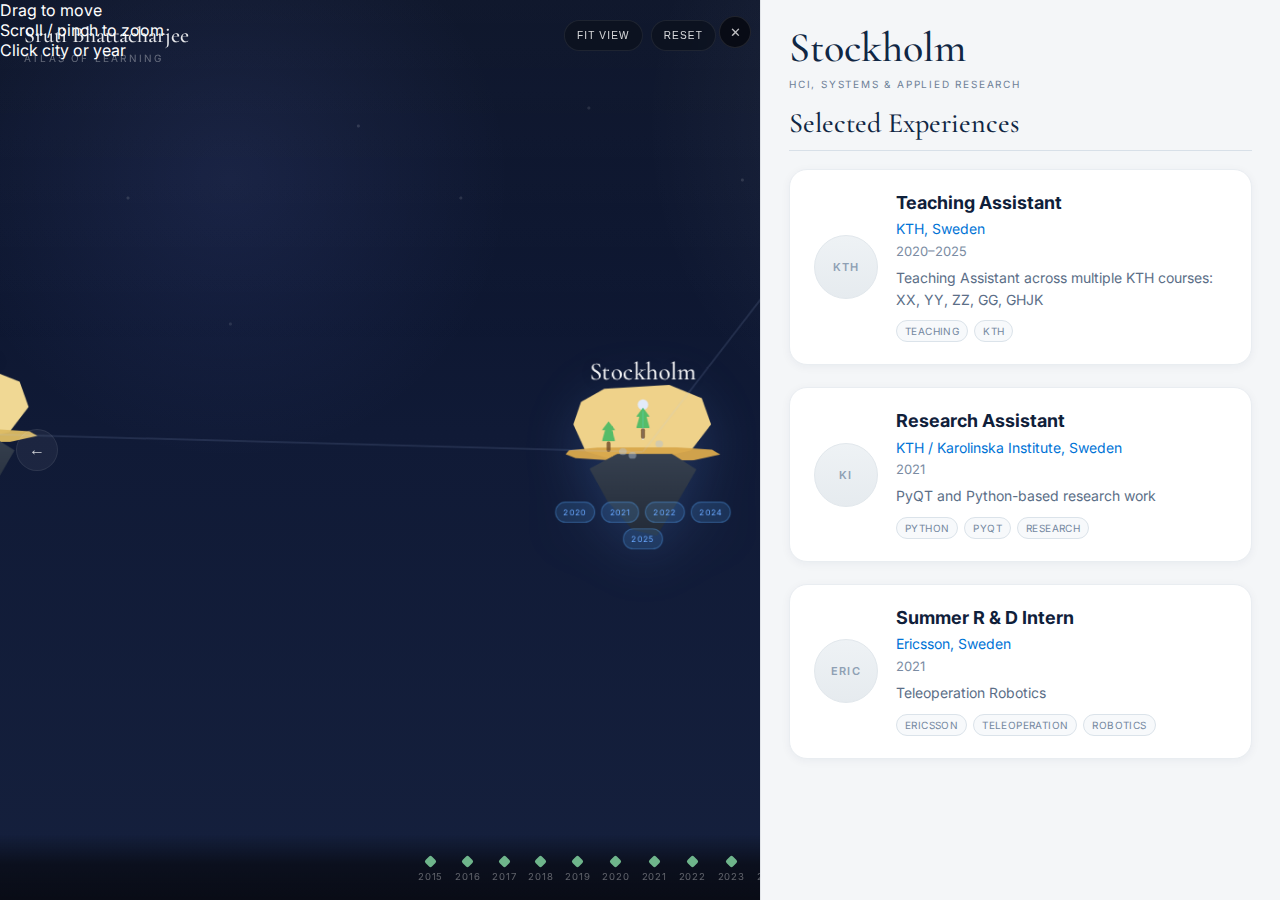
<file: journey_graph.html>
<!DOCTYPE html>
<html lang="en">
<head>
<meta charset="UTF-8" />
<meta name="viewport" content="width=device-width,initial-scale=1.0" />
<title>Sruti — Atlas of Learning</title>
<link href="https://fonts.googleapis.com/css2?family=Cormorant+Garamond:wght@300;400;500;600&family=Inter:wght@300;400;500;600;700&display=swap" rel="stylesheet">
<style>
  * { box-sizing: border-box; margin: 0; padding: 0; }

  html, body {
    width: 100%;
    height: 100%;
    overflow: hidden;
    font-family: Inter, system-ui, sans-serif;
    background: #0b1020;
    color: white;
  }

  :root{
    --line: rgba(255,255,255,.08);
    --blue: #6aa9ff;
  }

  body{
    background:
      radial-gradient(circle at 78% 14%, rgba(220,230,255,.18) 0, rgba(220,230,255,.05) 14%, transparent 28%),
      radial-gradient(circle at 18% 20%, rgba(120,140,255,.10) 0, transparent 22%),
      linear-gradient(180deg, #091127 0%, #101a36 48%, #15203d 100%);
  }

  /* very light sky */
  #sky{
    position: fixed;
    inset: 0;
    pointer-events: none;
    z-index: 0;
    background:
      radial-gradient(circle at 84% 16%, rgba(255,255,255,.14) 0 52px, rgba(200,215,255,.04) 53px, transparent 105px),
      radial-gradient(circle at 10% 22%, rgba(255,255,255,.12) 0 1px, transparent 2px),
      radial-gradient(circle at 18% 36%, rgba(255,255,255,.10) 0 1px, transparent 2px),
      radial-gradient(circle at 28% 14%, rgba(255,255,255,.13) 0 1px, transparent 2px),
      radial-gradient(circle at 36% 22%, rgba(255,255,255,.11) 0 1px, transparent 2px),
      radial-gradient(circle at 46% 12%, rgba(255,255,255,.10) 0 1px, transparent 2px),
      radial-gradient(circle at 58% 20%, rgba(255,255,255,.12) 0 1px, transparent 2px),
      radial-gradient(circle at 68% 10%, rgba(255,255,255,.10) 0 1px, transparent 2px),
      radial-gradient(circle at 88% 30%, rgba(255,255,255,.10) 0 1px, transparent 2px),
      linear-gradient(180deg, rgba(255,255,255,.03), transparent 40%);
  }

  #loading {
    position: fixed;
    inset: 0;
    z-index: 100;
    background: #0b1020;
    display: flex;
    align-items: center;
    justify-content: center;
    flex-direction: column;
    gap: 14px;
  }

  #loading .title {
    font-family: "Cormorant Garamond", serif;
    font-size: 24px;
    color: rgba(255,255,255,.82);
  }

  #loading .bar {
    width: 170px;
    height: 2px;
    background: rgba(255,255,255,.08);
    overflow: hidden;
    position: relative;
  }

  #loading .bar::after {
    content: "";
    position: absolute;
    inset: 0;
    width: 40%;
    background: linear-gradient(90deg, transparent, #78c89b, transparent);
    animation: loadMove 1s linear infinite;
  }

  @keyframes loadMove {
    0% { transform: translateX(-140%); }
    100% { transform: translateX(280%); }
  }

  #brand {
    position: fixed;
    top: 22px;
    left: 24px;
    z-index: 20;
    pointer-events: none;
  }

  #brand h1 {
    font-family: "Cormorant Garamond", serif;
    font-size: 22px;
    font-weight: 500;
    color: rgba(255,255,255,.9);
  }

  #brand p {
    margin-top: 4px;
    font-size: 10px;
    letter-spacing: .22em;
    text-transform: uppercase;
    color: rgba(255,255,255,.34);
  }

  #controls {
    position: fixed;
    top: 20px;
    left: 50%;
    transform: translateX(-50%);
    z-index: 25;
    display: flex;
    gap: 8px;
  }

  .ctl {
    border: 1px solid var(--line);
    background: rgba(10,14,24,.62);
    color: rgba(255,255,255,.84);
    border-radius: 999px;
    padding: 9px 12px;
    font-size: 10px;
    letter-spacing: .12em;
    text-transform: uppercase;
    cursor: pointer;
    backdrop-filter: blur(8px);
    -webkit-backdrop-filter: blur(8px);
  }

  .ctl:hover {
    background: rgba(255,255,255,.10);
  }

  #viewport {
    position: fixed;
    inset: 0;
    overflow: hidden;
    touch-action: none;
    z-index: 5;
    cursor: grab;
  }

  #viewport.dragging { cursor: grabbing; }

  #world {
    position: absolute;
    width: 3800px;
    height: 2400px;
    left: 0;
    top: 0;
    transform-origin: 0 0;
    will-change: transform;
  }

  .route {
    position: absolute;
    height: 2px;
    transform-origin: left center;
    background: rgba(180,210,255,.18);
    border-radius: 999px;
    opacity: .7;
  }

  .island {
    position: absolute;
    width: 250px;
    height: 206px;
    transform: translate(-50%, -50%);
    cursor: pointer;
    user-select: none;
  }

  .island-inner {
    position: absolute;
    inset: 0;
    transition: transform .22s ease, filter .22s ease;
  }

  .island:hover .island-inner {
    transform: translateY(-2px);
  }

  .island.selected .island-inner {
    transform: scale(1.04);
    filter: drop-shadow(0 16px 26px rgba(100,160,255,.18));
  }

  .top {
    position: absolute;
    left: 50%;
    top: 28px;
    width: 162px;
    height: 98px;
    transform: translateX(-50%);
    background: var(--top, #9bdcb3);
    clip-path: polygon(10% 24%, 25% 10%, 67% 6%, 88% 20%, 94% 48%, 81% 76%, 40% 91%, 13% 77%, 5% 48%);
    border: 2px solid rgba(255,255,255,.08);
    box-shadow: inset 0 2px 0 rgba(255,255,255,.08);
  }

  .rim {
    position: absolute;
    left: 50%;
    top: 99px;
    width: 176px;
    height: 14px;
    transform: translateX(-50%);
    background: var(--rim, #4fd78a);
    clip-path: polygon(6% 24%, 23% 2%, 68% 0%, 91% 18%, 96% 54%, 79% 100%, 34% 100%, 10% 82%, 4% 52%);
    opacity: .96;
  }

  .bottom {
    position: absolute;
    left: 50%;
    top: 106px;
    width: 112px;
    height: 86px;
    transform: translateX(-50%);
    background: linear-gradient(180deg, #36404f 0%, #232b38 100%);
    clip-path: polygon(26% 0, 77% 0, 100% 19%, 84% 55%, 63% 100%, 40% 92%, 17% 58%, 0 18%);
  }

  .tree {
    position: absolute;
    width: 14px;
    height: 32px;
    opacity:.78;
  }

  .tree::before {
    content: "";
    position: absolute;
    left: 5px;
    bottom: 0;
    width: 4px;
    height: 11px;
    background: #6a4726;
    border-radius: 3px;
  }

  .tree::after {
    content: "";
    position: absolute;
    left: 0;
    top: 0;
    width: 14px;
    height: 21px;
    background: #2cb75f;
    clip-path: polygon(50% 0, 100% 44%, 76% 44%, 100% 100%, 0 100%, 24% 44%, 0 44%);
  }

  .stone {
    position: absolute;
    width: 8px;
    height: 7px;
    background: #b4c2d0;
    border-radius: 4px;
    opacity: .48;
  }

  .landmark {
    position: absolute;
  }

  .landmark.spire {
    width: 8px;
    height: 42px;
    left: 50%;
    top: 49px;
    transform: translateX(-50%);
  }

  .landmark.spire::before {
    content: "";
    position: absolute;
    left: 3px;
    bottom: 0;
    width: 2px;
    height: 30px;
    background: rgba(236,242,250,.88);
  }

  .landmark.spire::after {
    content: "";
    position: absolute;
    left: 50%;
    top: 0;
    width: 11px;
    height: 11px;
    transform: translateX(-50%);
    border-radius: 999px;
    background: rgba(225,236,255,.95);
  }

  .landmark.arch {
    left: 50%;
    top: 68px;
    width: 28px;
    height: 22px;
    transform: translateX(-50%);
    border: 3px solid rgba(238,244,248,.72);
    border-bottom: none;
    border-radius: 18px 18px 0 0;
  }

  .landmark.pavilion {
    left: 50%;
    top: 62px;
    width: 28px;
    height: 18px;
    transform: translateX(-50%);
    background: rgba(240,244,250,.72);
    clip-path: polygon(50% 0, 100% 34%, 86% 34%, 86% 100%, 14% 100%, 14% 34%, 0 34%);
  }

  .city-label {
    position: absolute;
    left: 50%;
    top: 4px;
    transform: translateX(-50%);
    text-align: center;
    pointer-events: none;
  }

  .city-name {
    font-family: "Cormorant Garamond", serif;
    font-size: 26px;
    font-weight: 500;
    color: rgba(255,255,255,.95);
    text-shadow: 0 2px 14px rgba(0,0,0,.16);
    white-space: nowrap;
  }

  .year-row {
    position: absolute;
    left: 50%;
    bottom: 0;
    transform: translateX(-50%);
    display: flex;
    gap: 6px;
    flex-wrap: wrap;
    justify-content: center;
    width: 220px;
  }

  .year-chip {
    border: 1px solid rgba(255,255,255,.08);
    background: rgba(10,14,24,.58);
    color: rgba(255,255,255,.78);
    border-radius: 999px;
    padding: 5px 8px;
    font-size: 8.5px;
    letter-spacing: .12em;
    text-transform: uppercase;
    white-space: nowrap;
  }

  .island.selected .year-chip {
    background: rgba(90,173,255,.16);
    color: var(--blue);
    border-color: rgba(90,173,255,.34);
  }

  #strip {
    position: fixed;
    left: 0;
    right: 0;
    bottom: 0;
    z-index: 30;
    display: flex;
    justify-content: center;
    gap: 8px;
    padding: 22px 16px 18px;
    background: linear-gradient(180deg, transparent 0%, rgba(8,10,18,.72) 45%, rgba(8,10,18,.90) 100%);
    overflow-x: auto;
    scrollbar-width: none;
  }

  #strip::-webkit-scrollbar { display: none; }

  .yb {
    border: none;
    background: transparent;
    color: rgba(255,255,255,.34);
    display: flex;
    flex-direction: column;
    align-items: center;
    gap: 5px;
    cursor: pointer;
    padding: 0 2px;
    font-family: inherit;
    flex: 0 0 auto;
  }

  .yb.active { transform: translateY(-6px); }

  .yb .gem {
    width: 9px;
    height: 9px;
    border-radius: 2px;
    transform: rotate(45deg);
    background: rgba(125,205,155,.88);
  }

  .yb.active .gem {
    background: var(--blue);
  }

  .yb .label {
    font-size: 9.5px;
    letter-spacing: .08em;
  }

  .yb.active .label { color: var(--blue); }

  #nav {
    position: fixed;
    inset: 0;
    z-index: 26;
    pointer-events: none;
  }

  .navBtn {
    position: absolute;
    top: 50%;
    transform: translateY(-50%);
    pointer-events: auto;
    width: 42px;
    height: 42px;
    border-radius: 999px;
    border: 1px solid var(--line);
    background: rgba(255,255,255,.05);
    color: rgba(255,255,255,.78);
    cursor: pointer;
    font-size: 16px;
    display: grid;
    place-items: center;
    opacity: 0;
  }

  .navBtn.show { opacity: 1; }
  .navBtn:disabled { opacity: .18; pointer-events: none; }

  #prevBtn { left: 16px; }
  #nextBtn { right: 16px; }

  /* Panel */
  #panel {
    position: fixed;
    right: 0;
    top: 0;
    bottom: 0;
    width: min(520px, 96vw);
    z-index: 40;
    background: #f4f6f8;
    color: #132642;
    border-left: 1px solid rgba(20,40,70,.08);
    transform: translateX(105%);
    transition: transform .28s ease;
    display: flex;
    flex-direction: column;
  }

  #panel.open { transform: translateX(0%); }

  #closePanel {
    position: absolute;
    left: -42px;
    top: 16px;
    width: 32px;
    height: 32px;
    border-radius: 999px;
    border: 1px solid rgba(255,255,255,.10);
    background: rgba(8,10,18,.92);
    color: rgba(255,255,255,.75);
    cursor: pointer;
  }

  #panelHead {
    padding: 28px 28px 16px;
    background: #f4f6f8;
  }

  #panelPlace {
    font-family: "Cormorant Garamond", serif;
    font-size: 42px;
    font-weight: 500;
    line-height: .95;
    color: #102744;
  }

  #panelWhen {
    margin-top: 10px;
    font-size: 10px;
    letter-spacing: .18em;
    text-transform: uppercase;
    color: #6d7f97;
  }

  #panelBody {
    overflow: auto;
    padding: 0 28px 34px;
    background: #f4f6f8;
  }

  .sec {
    margin-bottom: 28px;
  }

  .secLabel {
    font-family: "Cormorant Garamond", serif;
    font-size: 28px;
    font-weight: 500;
    color: #102744;
    padding-bottom: 10px;
    border-bottom: 1px solid #d8e0e8;
    margin-bottom: 18px;
  }

  .yearCards {
    display: grid;
    gap: 22px;
  }

  .yearCard {
    background: #fff;
    border: 1px solid #e9edf1;
    border-radius: 18px;
    box-shadow: 0 2px 10px rgba(20,40,70,.05);
    padding: 22px 24px;
  }

  .event {
    display: flex;
    gap: 18px;
    align-items: center;
  }

  .eventLogo {
    width: 64px;
    height: 64px;
    flex: 0 0 64px;
    border-radius: 999px;
    background: linear-gradient(180deg, #eef2f5 0%, #e6ebef 100%);
    border: 1px solid #e1e7ec;
    display: flex;
    align-items: center;
    justify-content: center;
    color: #8ea0b4;
    font-size: 11px;
    letter-spacing: .12em;
    text-transform: uppercase;
    font-weight: 600;
    text-align: center;
    padding: 4px;
  }

  .eventMeta {
    min-width: 0;
    flex: 1;
  }

  .eventTitle {
    font-size: 18px;
    font-weight: 700;
    line-height: 1.25;
    color: #0f203a;
  }

  .eventOrg {
    margin-top: 5px;
    font-size: 14px;
    line-height: 1.45;
    color: #0073d6;
  }

  .eventYearLine {
    margin-top: 2px;
    font-size: 13px;
    line-height: 1.4;
    color: #7b8ca3;
  }

  .eventNote {
    margin-top: 7px;
    font-size: 14px;
    line-height: 1.55;
    color: #5b6e87;
  }

  .tags {
    display: flex;
    flex-wrap: wrap;
    gap: 6px;
    margin-top: 10px;
  }

  .tag {
    border: 1px solid #dbe3ea;
    background: #f7f9fb;
    color: #7387a0;
    border-radius: 999px;
    padding: 4px 8px;
    font-size: 10px;
    letter-spacing: .04em;
    text-transform: uppercase;
  }

  @media (max-width: 780px) {
    #hint { display: none; }

    #controls {
      top: auto;
      bottom: 86px;
      flex-wrap: wrap;
      justify-content: center;
      max-width: 88vw;
    }

    #panel {
      width: 100%;
      top: auto;
      height: 70dvh;
      border-left: none;
      border-top: 1px solid rgba(20,40,70,.08);
      transform: translateY(105%);
      right: 0;
      bottom: 0;
    }

    #panel.open { transform: translateY(0%); }

    #closePanel {
      left: 50%;
      top: -40px;
      transform: translateX(-50%);
    }

    #panelPlace { font-size: 36px; }

    .event {
      align-items: flex-start;
    }

    .eventLogo {
      width: 56px;
      height: 56px;
      flex-basis: 56px;
    }
  }
</style>
</head>
<body>

<div id="loading">
  <div class="title">Loading atlas</div>
  <div class="bar"></div>
</div>

<div id="sky"></div>

<div id="brand">
  <h1>Sruti Bhattacharjee</h1>
  <p>Atlas of Learning</p>
</div>

<div id="hint">
  Drag to move<br>
  Scroll / pinch to zoom<br>
  Click city or year
</div>

<div id="controls">
  <button class="ctl" id="fitBtn">Fit view</button>
  <button class="ctl" id="resetBtn">Reset</button>
</div>

<div id="viewport">
  <div id="world"></div>
</div>

<div id="nav">
  <button id="prevBtn" class="navBtn">&#8592;</button>
  <button id="nextBtn" class="navBtn">&#8594;</button>
</div>

<div id="strip"></div>

<aside id="panel">
  <button id="closePanel">✕</button>
  <div id="panelHead">
    <div id="panelPlace">—</div>
    <div id="panelWhen">—</div>
  </div>
  <div id="panelBody"></div>
</aside>

<script>
const PLACES = [
  {
    city: "Kanpur",
    years: ["2015","2017","2019"],
    tagline: "Foundations in signal & visual systems",
    landmark: "spire",
    depth: 2,
    theme: { top: "#BFEA7A", rim: "#9ED65A" },
    experiences: [
      { title: "Research Exploration", org: "IIT Kanpur, India", year: "2015", note: "Tessellation, Symmetry 1D → 2D → 3D → 4D → nD", tags:["Geometry","Symmetry","Theory"], logoText:"IITK" },
      { title: "Core Processing Systems", org: "IIT Kanpur, India", year: "2017", note: "Signal Processing, Image Processing, Video Processing", tags:["Signal","Image","Video"], logoText:"IITK" },
      { title: "Advanced Video Analysis", org: "IIT Kanpur, India", year: "2019", note: "Extended work in Video Processing and computational visual analysis", tags:["Video","Analysis"], logoText:"IITK" }
    ]
  },
  {
    city: "Chennai",
    years: ["2016"],
    tagline: "Graphics & physical simulation",
    landmark: "arch",
    depth: 1,
    theme: { top: "#C7F66C", rim: "#9BE548" },
    experiences: [
      { title: "Graphics & Simulation Internship", org: "IIT Madras, India", year: "2016", note: "3D Computer Graphics, OpenGL, Cloth Simulation, Cloth Modeling, Visual Studio, Visual C++, Bullet Physics, Cloth-Object-Collision", tags:["OpenGL","Simulation","C++","Physics"], logoText:"IITM" }
    ]
  },
  {
    city: "Kharagpur",
    years: ["2017","2018","2019","2020"],
    tagline: "Computer vision & technical depth",
    landmark: "spire",
    depth: 3,
    theme: { top: "#AEEF57", rim: "#84D933" },
    experiences: [
      { title: "Vision Foundations", org: "IIT Kharagpur, India", year: "2017", note: "Image Processing Matlab, TensorFlow Masked RCNN, Dataset making, OpenCV", tags:["Matlab","TensorFlow","OpenCV"], logoText:"IITKGP" },
      { title: "Hardware Intelligence", org: "IIT Kharagpur, India", year: "2018", note: "Counterfeit IC, IC Textures, Types of Damages on Hardwares, Overleaf LaTeX, PyBPDL, PyTorch Introduction", tags:["Counterfeit IC","Textures","LaTeX","PyTorch"], logoText:"IITKGP" },
      { title: "Remote Analytical Research", org: "IIT Kharagpur, India", year: "2019", note: "Music Perception, Signal Processing, Data Analytics, Matlab", tags:["Music Perception","Signal","Analytics"], logoText:"IITKGP" },
      { title: "DeepFake Video Systems", org: "IIT Kharagpur, India", year: "2020", note: "DeepFakeFace Video, Video Processing, PyTorch, Python, Interframe Difference, Human Facial Texture", tags:["DeepFake","Video","PyTorch","Python"], logoText:"IITKGP" }
    ]
  },
  {
    city: "Chicago",
    years: ["2018","2019"],
    tagline: "AI & vocal signal interpretation",
    landmark: "pavilion",
    depth: 1,
    theme: { top: "#C8D6C8", rim: "#AABCAA" },
    experiences: [
      { title: "Remote Research", org: "UIUC, USA", year: "2018", note: "Python, PyTorch, LSTM, Signal Processing, Infant Voice, Infant Cries, Infant Needs Expression", tags:["Python","PyTorch","LSTM","Signal"], logoText:"UIUC" },
      { title: "Extended Modelling", org: "UIUC, USA", year: "2019", note: "Continued work on Infant Voice and needs expression modelling", tags:["AI","Infant Voice","Expression"], logoText:"UIUC" }
    ]
  },
  {
    city: "Lyon",
    years: ["2019"],
    tagline: "Theory, patterns & symmetry",
    landmark: "arch",
    depth: 2,
    theme: { top: "#D5E2D1", rim: "#B8C8B3" },
    experiences: [
      { title: "Remote Research", org: "Claude Bernard Lyon 1 / CNRS, France", year: "2019", note: "Symmetry, Asymmetry, Literature Review, Convex-Concave, Graphical Patterns", tags:["Symmetry","Literature Review","Patterns"], logoText:"LYON" }
    ]
  },
  {
    city: "Kolkata",
    years: ["2019"],
    tagline: "Teaching & knowledge transfer",
    landmark: "pavilion",
    depth: 1,
    theme: { top: "#F0D894", rim: "#DCBA63" },
    experiences: [
      { title: "Teaching Computer Graphics", org: "NSHM College, India", year: "2019", note: "Teaching Computer Graphics and OpenGL to bachelor students", tags:["Teaching","Computer Graphics","OpenGL"], logoText:"NSHM" }
    ]
  },
  {
    city: "Stockholm",
    years: ["2020","2021","2022","2024","2025"],
    tagline: "HCI, systems & applied research",
    landmark: "spire",
    depth: 3,
    theme: { top: "#EFD28A", rim: "#D9A84C" },
    experiences: [
      { title: "Teaching Assistant", org: "KTH, Sweden", year: "2020–2025", note: "Teaching Assistant across multiple KTH courses: XX, YY, ZZ, GG, GHJK", tags:["Teaching","KTH"], logoText:"KTH" },
      { title: "Research Assistant", org: "KTH / Karolinska Institute, Sweden", year: "2021", note: "PyQT and Python-based research work", tags:["Python","PyQT","Research"], logoText:"KI" },
      { title: "Summer R & D Intern", org: "Ericsson, Sweden", year: "2021", note: "Teleoperation Robotics", tags:["Ericsson","Teleoperation","Robotics"], logoText:"ERIC" }
    ]
  },
  {
    city: "Lausanne",
    years: ["2021","2022","2023"],
    tagline: "Design research & systems thinking",
    landmark: "pavilion",
    depth: 3,
    theme: { top: "#F4D98A", rim: "#E7B955" },
    experiences: [
      { title: "Graduate Exchange + Research", org: "EPFL, Switzerland", year: "2021", note: "Research exposure across design, systems, and emerging technology contexts", tags:["EPFL","Exchange","Research"], logoText:"EPFL" },
      { title: "Continued Research Chapter", org: "EPFL, Switzerland", year: "2022", note: "Extended interdisciplinary work across design and systems", tags:["Interdisciplinary","Design"], logoText:"EPFL" },
      { title: "Research Assistant", org: "University of Lausanne, Switzerland", year: "2023", note: "Education Technology to Support Programming Learning in Hybrid University Classes", tags:["UNIL","EdTech","Research"], logoText:"UNIL" }
    ]
  },
  {
    city: "Jyväskylä",
    years: ["2025"],
    tagline: "Accessibility & multimodal interaction",
    landmark: "arch",
    depth: 2,
    theme: { top: "#EFD28A", rim: "#D9A84C" },
    experiences: [
      { title: "Summer Trainee", org: "University of Jyväskylä, Finland", year: "2025", note: "Accessible Interactive Technology, Multimodal Accessibility Design", tags:["Accessibility","Multimodal","Interactive Tech"], logoText:"JYU" }
    ]
  },
  {
    city: "Paris",
    years: ["2025","2026"],
    tagline: "Language, reflection & future direction",
    landmark: "arch",
    depth: 2,
    theme: { top: "#E8B6C6", rim: "#D48CA5" },
    experiences: [
      { title: "French Language Learning", org: "Paris, France", year: "2025", note: "Language learning and broader cultural fluency", tags:["French","Language","Growth"], logoText:"FR" },
      { title: "Family Building Chapter", org: "Paris, France", year: "2026", note: "A slower, intentional chapter centered on life direction and family building", tags:["Reflection","Family","Future"], logoText:"PAR" }
    ]
  }
];

const YEAR_TO_PLACE = {
  "2015":"Kanpur",
  "2016":"Chennai",
  "2017":"Kanpur",
  "2018":"Kharagpur",
  "2019":"Kolkata",
  "2020":"Kharagpur",
  "2021":"Lausanne",
  "2022":"Stockholm",
  "2023":"Lausanne",
  "2024":"Stockholm",
  "2025":"Jyväskylä",
  "2026":"Paris"
};

const TIMELINE_YEARS = ["2015","2016","2017","2018","2019","2020","2021","2022","2023","2024","2025","2026"];

const WORLD_W = 3800;
const WORLD_H = 2400;

const world = document.getElementById('world');
const viewport = document.getElementById('viewport');
const strip = document.getElementById('strip');

let selectedPlaceIndex = -1;

const state = {
  scale: 0.58,
  targetScale: 0.58,
  x: 0,
  y: 0,
  targetX: 0,
  targetY: 0,
  minScale: 0.36,
  maxScale: 1.5
};

function placePos(i){
  const preset = [
    {x: 520,  y: 930},   // Kanpur
    {x: 510,  y: 1480},  // Chennai
    {x: 860,  y: 1180},  // Kharagpur
    {x: 1170, y: 760},   // Chicago
    {x: 1190, y: 1740},  // Kolkata -> connector to middle
    {x: 1710, y: 1220},  // Lyon swapped

    {x: 2450, y: 1240},  // Stockholm middle
    {x: 2820, y: 760},   // Lausanne upper claw
    {x: 2810, y: 1710},  // Jyväskylä lower claw
    {x: 3360, y: 1240}   // Paris right endpoint
  ];
  return preset[i];
}

const islandEls = [];
const timelineButtons = [];

function createRoute(a, b){
  const dx = b.x - a.x;
  const dy = b.y - a.y;
  const len = Math.hypot(dx, dy);
  const ang = Math.atan2(dy, dx) * 180 / Math.PI;

  const route = document.createElement('div');
  route.className = 'route';
  route.style.left = `${a.x}px`;
  route.style.top = `${a.y}px`;
  route.style.width = `${len}px`;
  route.style.transform = `rotate(${ang}deg)`;
  world.appendChild(route);
}

function createIsland(place, i){
  const pos = placePos(i);
  const palette = place.theme;
  const yearsHTML = place.years.map(y => `<span class="year-chip">${y}</span>`).join('');

  const island = document.createElement('div');
  island.className = 'island';
  island.dataset.depth = String(place.depth || 2);
  island.style.left = `${pos.x}px`;
  island.style.top = `${pos.y}px`;

  island.innerHTML = `
    <div class="island-inner">
      <div class="city-label">
        <div class="city-name">${place.city}</div>
      </div>

      <div class="top" style="--top:${palette.top}"></div>
      <div class="rim" style="--rim:${palette.rim}"></div>
      <div class="bottom"></div>
      <div class="landmark ${place.landmark}"></div>

      <div class="tree" style="left:82px;top:72px;"></div>
      <div class="tree" style="left:118px;top:58px;transform:scale(1.02);"></div>
      <div class="stone" style="left:100px;top:100px;"></div>
      <div class="stone" style="left:110px;top:104px;"></div>
      <div class="stone" style="left:138px;top:92px;"></div>

      <div class="year-row">${yearsHTML}</div>
    </div>
  `;

  island.addEventListener('click', (e) => {
    e.stopPropagation();
    selectPlace(place.city);
  });

  world.appendChild(island);
  islandEls.push({ city: place.city, el: island, x: pos.x, y: pos.y, data: place });
}

PLACES.forEach(createIsland);
for(let i = 0; i < islandEls.length - 1; i++) createRoute(islandEls[i], islandEls[i + 1]);

TIMELINE_YEARS.forEach(year => {
  const btn = document.createElement('button');
  btn.className = 'yb';
  btn.innerHTML = `<span class="gem"></span><span class="label">${year}</span>`;
  btn.addEventListener('click', () => selectYear(year));
  strip.appendChild(btn);
  timelineButtons.push({year, el: btn});
});

function setPanel(place){
  document.getElementById('panelPlace').textContent = place.city;
  document.getElementById('panelWhen').textContent = place.tagline;

  document.getElementById('panelBody').innerHTML = `
    <section class="sec">
      <div class="secLabel">Selected Experiences</div>
      <div class="yearCards">
        ${place.experiences.map(exp => `
          <article class="yearCard">
            <div class="event">
              <div class="eventLogo">${exp.logoText || "Logo"}</div>
              <div class="eventMeta">
                <div class="eventTitle">${exp.title}</div>
                <div class="eventOrg">${exp.org}</div>
                <div class="eventYearLine">${exp.year}</div>
                <div class="eventNote">${exp.note}</div>
                <div class="tags">${(exp.tags || []).map(t => `<span class="tag">${t}</span>`).join('')}</div>
              </div>
            </div>
          </article>
        `).join('')}
      </div>
    </section>
  `;
  document.getElementById('panel').classList.add('open');
}

function closePanel(){
  document.getElementById('panel').classList.remove('open');
}

function updateNav(){
  const prev = document.getElementById('prevBtn');
  const next = document.getElementById('nextBtn');
  const show = selectedPlaceIndex >= 0;
  prev.classList.toggle('show', show);
  next.classList.toggle('show', show);
  prev.disabled = selectedPlaceIndex <= 0;
  next.disabled = selectedPlaceIndex < 0 || selectedPlaceIndex >= islandEls.length - 1;
}

function focusOnPoint(worldX, worldY, zoom = 0.92){
  const vw = viewport.clientWidth;
  const vh = viewport.clientHeight;
  state.targetScale = Math.max(state.minScale, Math.min(state.maxScale, zoom));
  state.targetX = vw * 0.5 - worldX * state.targetScale;
  state.targetY = vh * 0.5 - worldY * state.targetScale;
}

function fitAll(){
  const vw = viewport.clientWidth;
  const vh = viewport.clientHeight;
  const s = Math.min(vw / WORLD_W, vh / WORLD_H) * 0.84;
  state.targetScale = Math.max(state.minScale, Math.min(state.maxScale, s));
  state.targetX = (vw - WORLD_W * state.targetScale) * 0.5;
  state.targetY = (vh - WORLD_H * state.targetScale) * 0.5;
}

function resetView(){
  if(selectedPlaceIndex >= 0){
    const item = islandEls[selectedPlaceIndex];
    focusOnPoint(item.x, item.y, 0.92);
  } else {
    fitAll();
  }
}

function highlightTimelineYear(year){
  timelineButtons.forEach(item => item.el.classList.toggle('active', item.year === year));
}

function selectPlace(city){
  const idx = islandEls.findIndex(item => item.city === city);
  if(idx < 0) return;
  selectedPlaceIndex = idx;
  const item = islandEls[idx];

  islandEls.forEach((island, i) => island.el.classList.toggle('selected', i === idx));
  setPanel(item.data);
  updateNav();
  focusOnPoint(item.x, item.y, 0.92);
  highlightTimelineYear(item.data.years[item.data.years.length - 1]);
}

function selectYear(year){
  const city = YEAR_TO_PLACE[year];
  if(!city) return;
  highlightTimelineYear(year);
  selectPlace(city);
}

function deselect(){
  selectedPlaceIndex = -1;
  islandEls.forEach(item => item.el.classList.remove('selected'));
  timelineButtons.forEach(item => item.el.classList.remove('active'));
  closePanel();
  updateNav();
  fitAll();
}

document.getElementById('closePanel').addEventListener('click', deselect);
document.getElementById('fitBtn').addEventListener('click', fitAll);
document.getElementById('resetBtn').addEventListener('click', resetView);

document.getElementById('prevBtn').addEventListener('click', () => {
  if(selectedPlaceIndex > 0) selectPlace(islandEls[selectedPlaceIndex - 1].city);
});
document.getElementById('nextBtn').addEventListener('click', () => {
  if(selectedPlaceIndex >= 0 && selectedPlaceIndex < islandEls.length - 1) {
    selectPlace(islandEls[selectedPlaceIndex + 1].city);
  }
});

viewport.addEventListener('click', (e) => {
  if(e.target === viewport) deselect();
});

let isDragging = false;
let dragStartX = 0;
let dragStartY = 0;
let startTargetX = 0;
let startTargetY = 0;

viewport.addEventListener('pointerdown', (e) => {
  isDragging = true;
  viewport.classList.add('dragging');
  dragStartX = e.clientX;
  dragStartY = e.clientY;
  startTargetX = state.targetX;
  startTargetY = state.targetY;
});

window.addEventListener('pointermove', (e) => {
  if(!isDragging) return;
  state.targetX = startTargetX + (e.clientX - dragStartX);
  state.targetY = startTargetY + (e.clientY - dragStartY);
});

window.addEventListener('pointerup', () => {
  isDragging = false;
  viewport.classList.remove('dragging');
});

viewport.addEventListener('wheel', (e) => {
  e.preventDefault();
  const rect = viewport.getBoundingClientRect();
  const px = e.clientX - rect.left;
  const py = e.clientY - rect.top;

  const worldX = (px - state.targetX) / state.targetScale;
  const worldY = (py - state.targetY) / state.targetScale;

  const factor = e.deltaY > 0 ? 0.92 : 1.08;
  let newScale = state.targetScale * factor;
  newScale = Math.max(state.minScale, Math.min(state.maxScale, newScale));

  state.targetX = px - worldX * newScale;
  state.targetY = py - worldY * newScale;
  state.targetScale = newScale;
}, { passive: false });

let pinchStartDist = 0;
let pinchStartScale = 1;
let pinchWorldCenter = null;

viewport.addEventListener('touchstart', (e) => {
  if(e.touches.length === 2){
    const a = e.touches[0];
    const b = e.touches[1];
    pinchStartDist = Math.hypot(b.clientX - a.clientX, b.clientY - a.clientY);
    pinchStartScale = state.targetScale;

    const rect = viewport.getBoundingClientRect();
    const cx = (a.clientX + b.clientX) * 0.5 - rect.left;
    const cy = (a.clientY + b.clientY) * 0.5 - rect.top;

    pinchWorldCenter = {
      wx: (cx - state.targetX) / state.targetScale,
      wy: (cy - state.targetY) / state.targetScale
    };
  }
}, { passive: false });

viewport.addEventListener('touchmove', (e) => {
  if(e.touches.length === 2 && pinchWorldCenter){
    e.preventDefault();
    const a = e.touches[0];
    const b = e.touches[1];
    const dist = Math.hypot(b.clientX - a.clientX, b.clientY - a.clientY);

    let newScale = pinchStartScale * (dist / pinchStartDist);
    newScale = Math.max(state.minScale, Math.min(state.maxScale, newScale));

    const rect = viewport.getBoundingClientRect();
    const cx = (a.clientX + b.clientX) * 0.5 - rect.left;
    const cy = (a.clientY + b.clientY) * 0.5 - rect.top;

    state.targetScale = newScale;
    state.targetX = cx - pinchWorldCenter.wx * newScale;
    state.targetY = cy - pinchWorldCenter.wy * newScale;
  }
}, { passive: false });

viewport.addEventListener('touchend', () => {
  pinchWorldCenter = null;
});

function animate(){
  state.scale += (state.targetScale - state.scale) * 0.14;
  state.x += (state.targetX - state.x) * 0.14;
  state.y += (state.targetY - state.y) * 0.14;
  world.style.transform = `translate(${state.x}px, ${state.y}px) scale(${state.scale})`;
  requestAnimationFrame(animate);
}

window.addEventListener('resize', fitAll);

requestAnimationFrame(() => {
  fitAll();
  selectPlace('Stockholm');
  animate();
  setTimeout(() => {
    document.getElementById('loading').style.display = 'none';
  }, 180);
});
</script>
</body>
</html>
</file>
